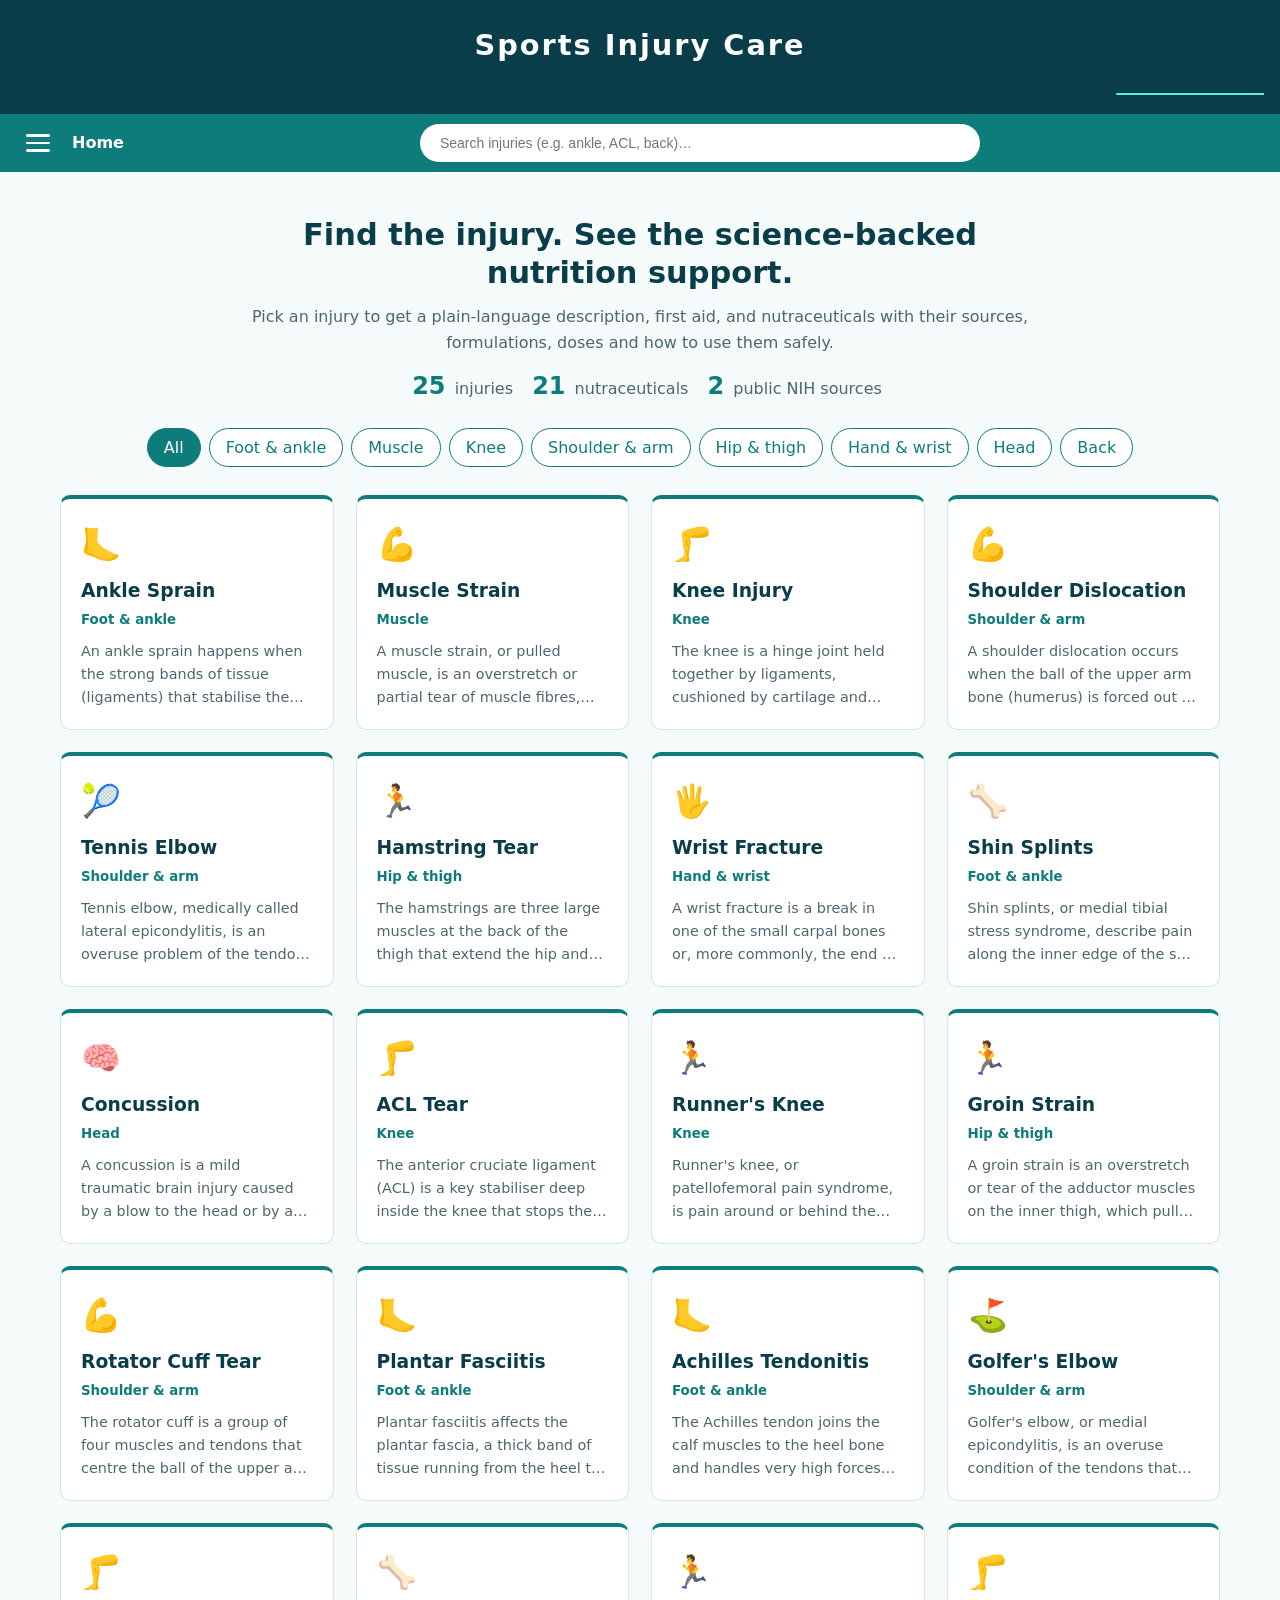
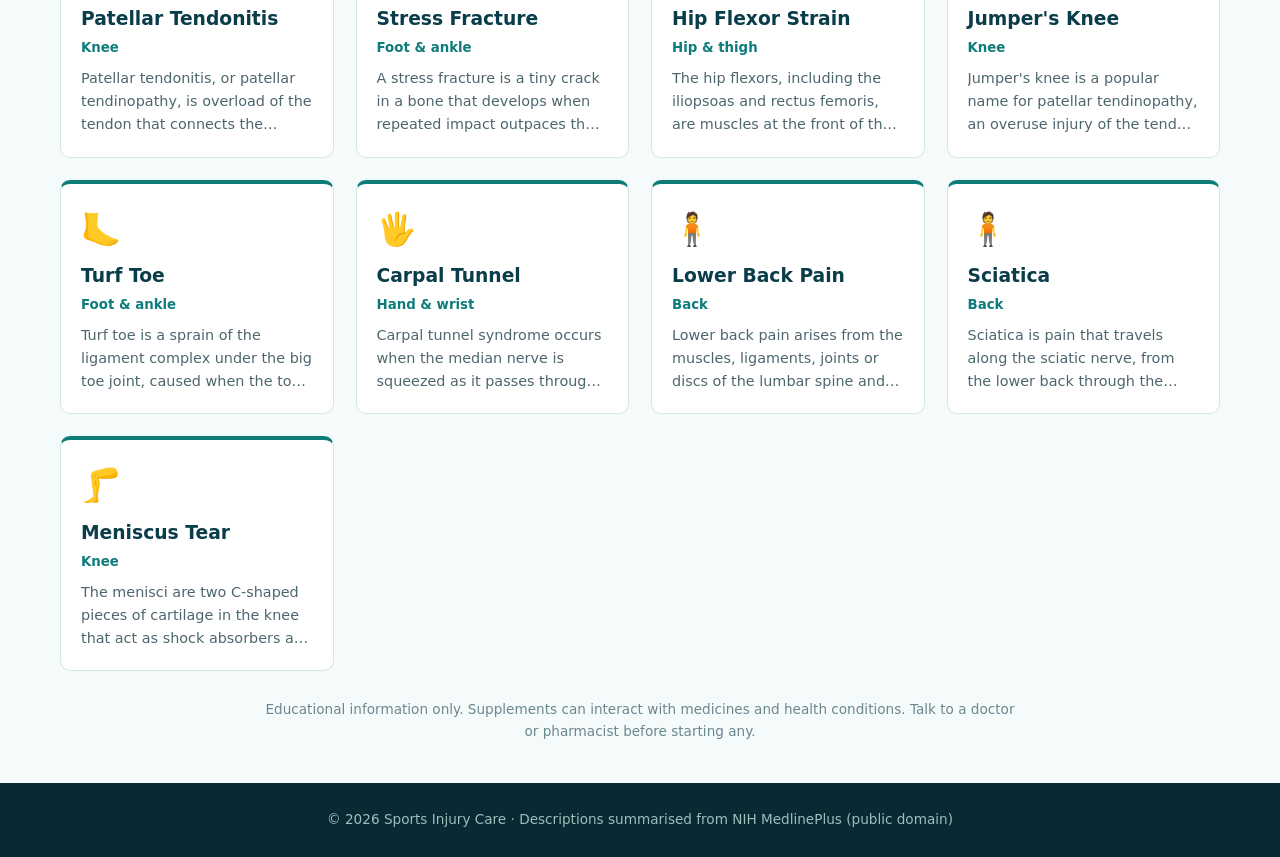
<file: Index.html>
<!DOCTYPE html>
<html lang="en">
<head>
<meta charset="UTF-8">
<meta name="viewport" content="width=device-width, initial-scale=1.0">
<title>Sports Injury Care</title>
<link rel="stylesheet" href="CSS.css">
</head>
<body>
<div id="overlay" class="overlay"></div>
<aside id="sidebar" class="sidebar" aria-label="Menu">
  <div class="side-head"><span>Menu</span><button id="closeSide" aria-label="Close menu">&times;</button></div>
  <a href="#/" class="side-link">Home</a>
  <button class="side-link" id="injToggle">Sports injuries <span>▾</span></button>
  <div id="sideInjuries" class="side-sub"></div>
  <button class="side-link" id="aboutToggle">About <span>▾</span></button>
  <div id="sideAbout" class="side-sub about">
    <p>An educational site on common sports injuries, their causes, first aid, and the nutraceuticals studied for recovery support.</p>
    <p>Injury descriptions are summaries of public-domain health information from NIH MedlinePlus (U.S. National Library of Medicine). Each page links to it.</p>
    <p><em>For awareness only. Not a substitute for professional medical advice.</em></p>
  </div>
  <a href="https://medlineplus.gov/" target="_blank" rel="noopener" class="side-link">Help &amp; support (MedlinePlus)</a>
</aside>

<header class="site-header">
  <h1>Sports Injury Care</h1>
  <svg class="ecg" viewBox="0 0 600 40" preserveAspectRatio="none" aria-hidden="true"><path d="M0 20H180l10-14 12 30 12-30 10 14H330l10-8 8 16 8-8H600"/></svg>
</header>
<nav class="navbar">
  <button id="menuBtn" class="burger" aria-label="Open menu"><i></i><i></i><i></i></button>
  <a href="#/" class="nav-home">Home</a>
  <div class="search">
    <input id="search" type="text" placeholder="Search injuries (e.g. ankle, ACL, back)…" autocomplete="off">
    <div id="suggest" class="suggest" hidden></div>
  </div>
</nav>

<main id="home">
  <section class="hero">
    <h2>Find the injury. See the science-backed nutrition support.</h2>
    <p>Pick an injury to get a plain-language description, first aid, and nutraceuticals with their sources, formulations, doses and how to use them safely.</p>
    <div class="stats"><b id="statInj">0</b> injuries <b id="statNut">0</b> nutraceuticals <b>2</b> public NIH sources</div>
  </section>
  <div id="chips" class="chips"></div>
  <section id="gallery" class="gallery"></section>
  <p class="note">Educational information only. Supplements can interact with medicines and health conditions. Talk to a doctor or pharmacist before starting any.</p>
</main>

<article id="view" class="view" hidden></article>
<footer class="foot">&copy; 2026 Sports Injury Care · Descriptions summarised from NIH MedlinePlus (public domain)</footer>
<script src="data.js"></script>
<script src="app.js"></script>
</body>
</html>
</file>
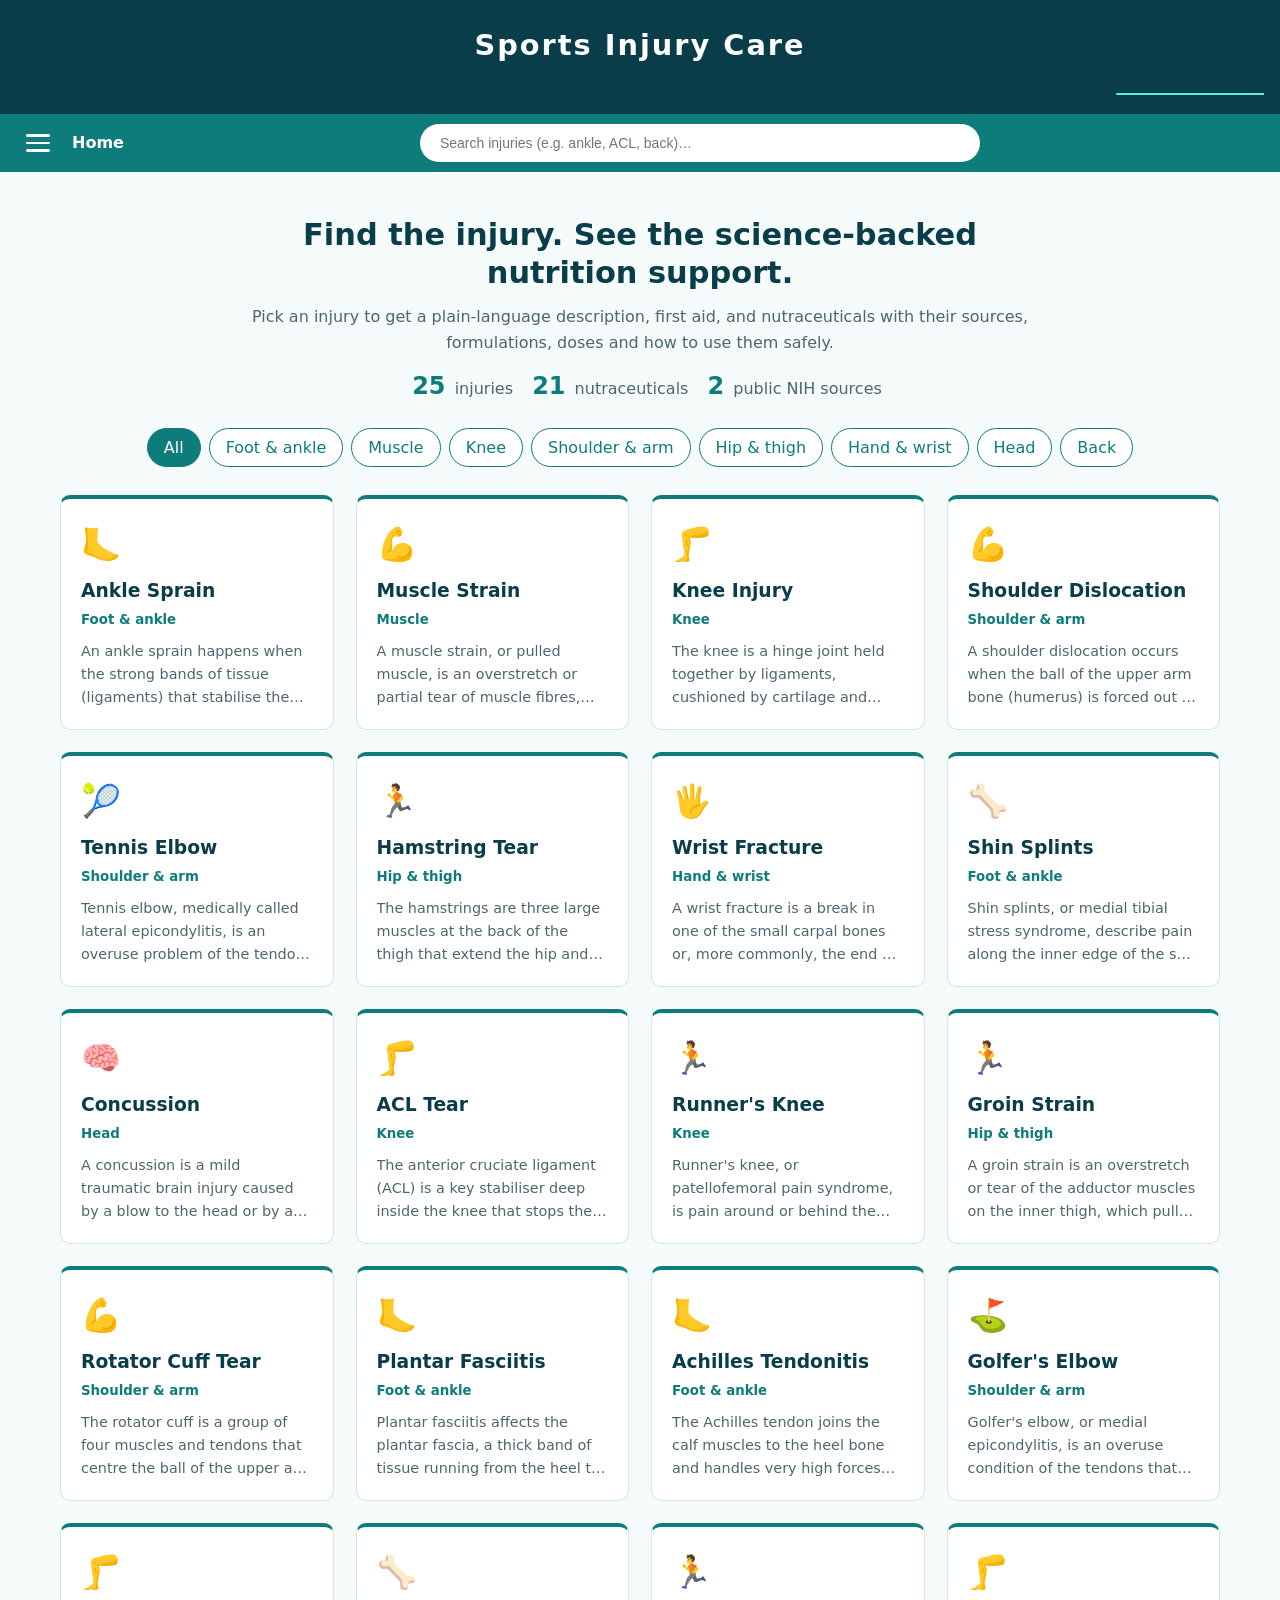
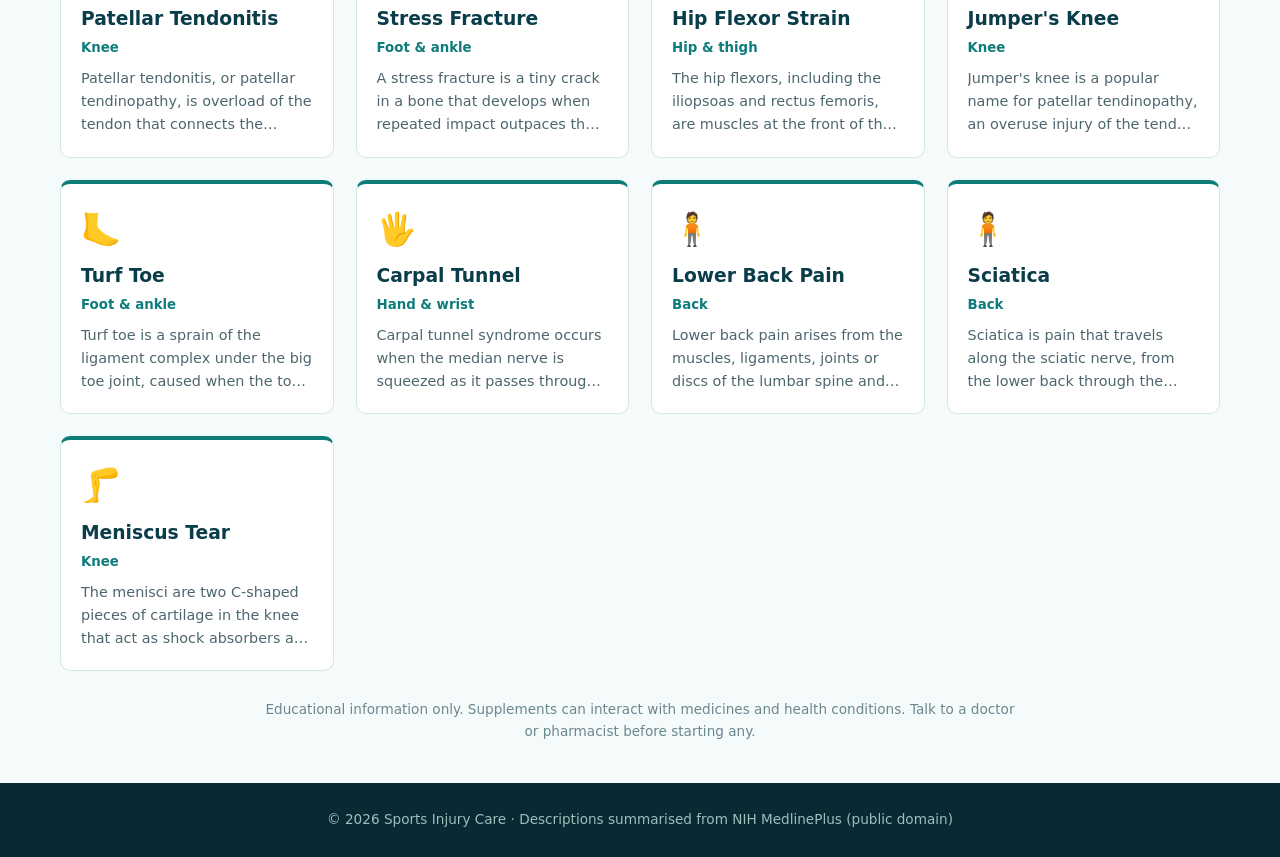
<file: index.html>
<!DOCTYPE html>
<html lang="en">
<head>
<meta charset="UTF-8">
<meta name="viewport" content="width=device-width, initial-scale=1.0">
<title>Sports Injury Care</title>
<link rel="stylesheet" href="CSS.css">
</head>
<body>
<div id="overlay" class="overlay"></div>
<aside id="sidebar" class="sidebar" aria-label="Menu">
  <div class="side-head"><span>Menu</span><button id="closeSide" aria-label="Close menu">&times;</button></div>
  <a href="#/" class="side-link">Home</a>
  <button class="side-link" id="injToggle">Sports injuries <span>▾</span></button>
  <div id="sideInjuries" class="side-sub"></div>
  <button class="side-link" id="aboutToggle">About <span>▾</span></button>
  <div id="sideAbout" class="side-sub about">
    <p>An educational site on common sports injuries, their causes, first aid, and the nutraceuticals studied for recovery support.</p>
    <p>Injury descriptions are summaries of public-domain health information from NIH MedlinePlus (U.S. National Library of Medicine). Each page links to it.</p>
    <p><em>For awareness only. Not a substitute for professional medical advice.</em></p>
  </div>
  <a href="https://medlineplus.gov/" target="_blank" rel="noopener" class="side-link">Help &amp; support (MedlinePlus)</a>
</aside>

<header class="site-header">
  <h1>Sports Injury Care</h1>
  <svg class="ecg" viewBox="0 0 600 40" preserveAspectRatio="none" aria-hidden="true"><path d="M0 20H180l10-14 12 30 12-30 10 14H330l10-8 8 16 8-8H600"/></svg>
</header>
<nav class="navbar">
  <button id="menuBtn" class="burger" aria-label="Open menu"><i></i><i></i><i></i></button>
  <a href="#/" class="nav-home">Home</a>
  <div class="search">
    <input id="search" type="text" placeholder="Search injuries (e.g. ankle, ACL, back)…" autocomplete="off">
    <div id="suggest" class="suggest" hidden></div>
  </div>
</nav>

<main id="home">
  <section class="hero">
    <h2>Find the injury. See the science-backed nutrition support.</h2>
    <p>Pick an injury to get a plain-language description, first aid, and nutraceuticals with their sources, formulations, doses and how to use them safely.</p>
    <div class="stats"><b id="statInj">0</b> injuries <b id="statNut">0</b> nutraceuticals <b>2</b> public NIH sources</div>
  </section>
  <div id="chips" class="chips"></div>
  <section id="gallery" class="gallery"></section>
  <p class="note">Educational information only. Supplements can interact with medicines and health conditions. Talk to a doctor or pharmacist before starting any.</p>
</main>

<article id="view" class="view" hidden></article>
<footer class="foot">&copy; 2026 Sports Injury Care · Descriptions summarised from NIH MedlinePlus (public domain)</footer>
<script src="data.js"></script>
<script src="app.js"></script>
</body>
</html>
</file>
<file: CSS.css>
:root{--teal:#0e7c7b;--deep:#0a3d4a;--mint:#e6f5f3;--coral:#d94f3d;--bg:#f5fafa;--ink:#243b45;--line:#d5e6e4}
*{box-sizing:border-box;margin:0;padding:0}
[hidden]{display:none!important}
body{font-family:'Segoe UI',system-ui,sans-serif;background:var(--bg);color:var(--ink);line-height:1.6}
a{color:var(--teal)}
.site-header{background:var(--deep);color:#fff;text-align:center;padding:22px 16px 0;overflow:hidden}
.site-header h1{font-size:1.8rem;letter-spacing:2px}
.ecg{display:block;width:100%;height:40px;margin-top:6px}
.ecg path{fill:none;stroke:#5eead4;stroke-width:2;stroke-dasharray:600;stroke-dashoffset:600;animation:beat 3s linear infinite}
@keyframes beat{to{stroke-dashoffset:-600}}
.navbar{position:sticky;top:0;z-index:100;display:flex;align-items:center;gap:16px;background:var(--teal);padding:10px 20px}
.nav-home{color:#fff;font-weight:600;text-decoration:none}
.burger{background:none;border:0;cursor:pointer;display:grid;gap:5px;padding:6px}
.burger i{width:24px;height:2.5px;background:#fff;border-radius:2px}
.search{position:relative;flex:1;max-width:560px;margin:0 auto}
.search input{width:100%;padding:11px 20px;border:0;border-radius:30px;font-size:14px;outline:none}
.search input:focus-visible,.chip:focus-visible,.card:focus-visible{outline:3px solid #5eead4}
.suggest{position:absolute;top:110%;left:0;right:0;background:#fff;border-radius:12px;box-shadow:0 10px 25px #0003;max-height:280px;overflow:auto}
.suggest a{display:block;padding:11px 18px;color:var(--deep);text-decoration:none;border-bottom:1px solid var(--line)}
.suggest a:hover{background:var(--mint)}
.suggest small{color:#6b8790;margin-left:6px}
.overlay{position:fixed;inset:0;background:#0008;z-index:1600;opacity:0;pointer-events:none;transition:opacity .3s}
.overlay.on{opacity:1;pointer-events:auto}
.sidebar{position:fixed;top:0;left:0;width:300px;height:100%;background:#072a33;z-index:1700;transform:translateX(-100%);transition:transform .35s;overflow:auto;padding-bottom:20px}
.sidebar.open{transform:none}
.side-head{display:flex;justify-content:space-between;padding:18px 20px;background:var(--deep);color:#fff;font-weight:700}
.side-head button{background:none;border:0;color:#fff;font-size:26px;cursor:pointer}
.side-link{display:flex;justify-content:space-between;width:100%;padding:14px 22px;background:none;border:0;color:#cfe3e1;text-decoration:none;font:inherit;cursor:pointer;text-align:left}
.side-link:hover{background:#ffffff14;color:#fff}
.side-sub{display:none;background:#0004;border-left:3px solid #5eead4}
.side-sub.show{display:block}
.side-sub a{display:block;padding:9px 22px 9px 34px;color:#9fbdbb;text-decoration:none;font-size:.9rem}
.side-sub a:hover{color:#5eead4}
.side-sub.about p{padding:8px 22px;color:#9fbdbb;font-size:.82rem}
.hero{max-width:820px;margin:44px auto 20px;padding:0 20px;text-align:center}
.hero h2{font-size:1.9rem;color:var(--deep);line-height:1.25}
.hero p{margin:12px 0;color:#4d666e}
.stats{color:#4d666e}.stats b{color:var(--teal);font-size:1.5rem;margin:0 4px 0 14px}
.chips{display:flex;flex-wrap:wrap;gap:8px;justify-content:center;max-width:1100px;margin:22px auto 0;padding:0 20px}
.chip{border:1px solid var(--teal);background:#fff;color:var(--teal);padding:6px 16px;border-radius:20px;cursor:pointer;font:inherit;transition:.2s}
.chip.on,.chip:hover{background:var(--teal);color:#fff}
.gallery{max-width:1200px;margin:28px auto;padding:0 20px;display:grid;grid-template-columns:repeat(auto-fill,minmax(250px,1fr));gap:22px}
.card{background:#fff;border:1px solid var(--line);border-top:4px solid var(--teal);border-radius:10px;padding:20px;text-decoration:none;color:var(--ink);transition:transform .25s,box-shadow .25s;animation:in .5s both}
.card:hover{transform:translateY(-6px);box-shadow:0 14px 28px #0a3d4a22}
.card p{display:-webkit-box;-webkit-line-clamp:3;-webkit-box-orient:vertical;overflow:hidden}
.card h3{color:var(--deep);margin-top:6px}.card small{color:var(--teal);font-weight:600}.card p{font-size:.9rem;margin-top:8px;color:#4d666e}
.ico{font-size:2rem}.ico.big{font-size:3rem;display:block;margin-top:14px}
@keyframes in{from{opacity:0;transform:translateY(14px)}}
.note{max-width:800px;margin:0 auto 40px;padding:0 20px;text-align:center;font-size:.85rem;color:#6b8790}
.view{position:fixed;inset:0;z-index:1500;background:var(--bg);overflow:auto;animation:in .35s}
.vhead{background:linear-gradient(135deg,var(--deep),var(--teal));color:#fff;text-align:center;padding:24px 20px 34px}
.vhead h2{font-size:2.2rem}.vhead small{opacity:.85}
.back{display:inline-block;background:#fff2;color:#fff;padding:8px 16px;border-radius:20px;text-decoration:none;float:left}
.back:hover{background:#fff4}
.vbody{max-width:1000px;margin:0 auto;padding:30px 20px 60px}
.vbody>section{background:#fff;border:1px solid var(--line);border-radius:10px;padding:20px 24px;margin-bottom:16px}
.vbody h3{color:var(--deep);margin-bottom:6px}.vbody h3.sec{margin:28px 0 12px;font-size:1.4rem}
.nuts{display:grid;grid-template-columns:repeat(auto-fit,minmax(300px,1fr));gap:18px}
.vbody>.nuts>.nut{border-left:5px solid var(--teal);margin:0}
.nut dl{display:grid;grid-template-columns:110px 1fr;gap:6px 12px;font-size:.92rem;margin-top:8px}
.nut dt{font-weight:700;color:var(--teal)}
.warn{background:#fff3f1;border-left:4px solid var(--coral);padding:8px 12px;border-radius:4px;font-size:.85rem;color:#8a2f22;margin-top:12px}
.vbody>.src{background:var(--mint)}
.disc{text-align:center;font-size:.8rem;color:#6b8790;margin-top:20px}
.foot{background:#072a33;color:#9fbdbb;text-align:center;padding:26px 16px;font-size:.85rem}
.nuts .nut{background:#fff;border:1px solid var(--line);border-left:5px solid var(--teal);border-radius:10px;padding:18px 20px}
@media(max-width:600px){.site-header h1{font-size:1.3rem}.nut dl{grid-template-columns:1fr}.hero h2{font-size:1.5rem}.nav-home{display:none}}
@media(prefers-reduced-motion:reduce){*{animation:none!important;transition:none!important}.ecg path{stroke-dashoffset:0}}
</file>
